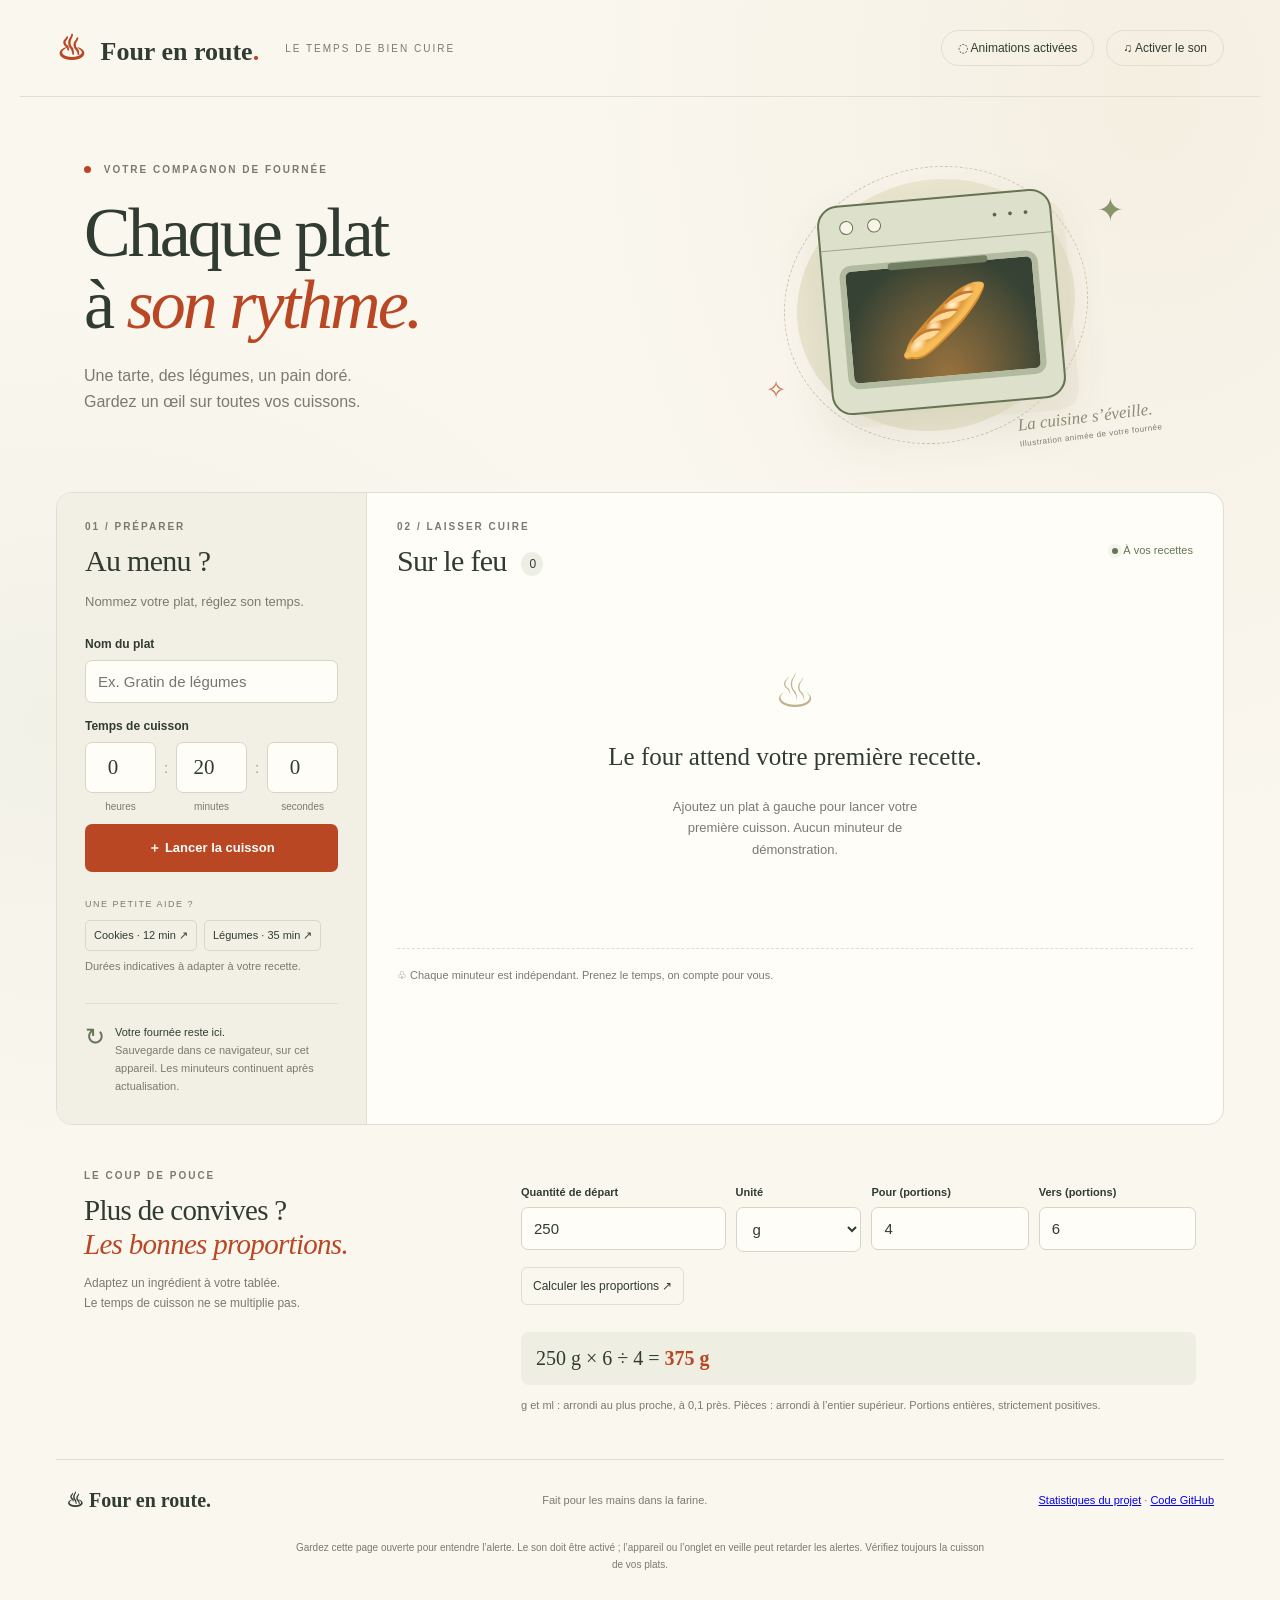
<file: docs/index.html>
<!doctype html><html lang="fr"><head><meta charset="UTF-8"><meta name="viewport" content="width=device-width,initial-scale=1"><meta name="theme-color" content="#faf6ed"><meta name="description" content="Tous vos minuteurs de cuisson, au même endroit. Simple, indépendant et sauvegardé sur cet appareil."><title>Four en route — À chacun sa cuisson</title><link rel="stylesheet" href="style.css"><script src="app.js" defer></script></head><body><header><a class="brand" href="./"><span class="logo" aria-hidden="true">♨</span> Four en route<span class="brand-dot">.</span></a><span class="header-note">LE TEMPS DE BIEN CUIRE</span><button id="motion" class="quiet" aria-pressed="true">◌ Animations activées</button><button id="sound" class="quiet" aria-pressed="false">♫ Activer le son</button></header><main><section class="intro"><div><div class="eyebrow"><span></span> VOTRE COMPAGNON DE FOURNÉE</div><h1>Chaque plat<br>à <em>son rythme.</em></h1><p>Une tarte, des légumes, un pain doré.<br>Gardez un œil sur toutes vos cuissons.</p></div><div class="oven-art" aria-hidden="true"><div class="kitchen-halo"></div><div class="floating-herb herb-one">✦</div><div class="floating-herb herb-two">✧</div><div class="steam"><i></i><i></i><i></i></div><div class="oven"><div class="knobs"><i></i><i></i><b id="oven-dial">• • •</b></div><div class="oven-window"><div class="heat-waves"><i></i><i></i><i></i></div><div class="tray">🥖</div><div class="oven-glow"></div></div><div class="oven-handle"></div></div><span class="art-label"><span id="oven-caption">La cuisine s’éveille.</span><br><small>Illustration animée de votre fournée</small></span></div></section><section class="workspace"><aside><div class="section-kicker">01 / PRÉPARER</div><h2>Au menu ?</h2><p class="muted">Nommez votre plat, réglez son temps.</p><form id="timer-form" novalidate><label for="name">Nom du plat</label><input id="name" maxlength="60" placeholder="Ex. Gratin de légumes" required><label>Temps de cuisson</label><div class="duration"><div><input id="hours" aria-label="Heures" type="number" min="0" max="99" step="1" value="0"><span>heures</span></div><b>:</b><div><input id="minutes" aria-label="Minutes" type="number" min="0" max="59" step="1" value="20"><span>minutes</span></div><b>:</b><div><input id="seconds" aria-label="Secondes" type="number" min="0" max="59" step="1" value="0"><span>secondes</span></div></div><p id="form-error" class="error" role="alert"></p><button class="primary" type="submit">＋ Lancer la cuisson</button></form><div class="presets"><span>UNE PETITE AIDE ?</span><button data-preset="Cookies,12">Cookies · 12 min ↗</button><button data-preset="Légumes rôtis,35">Légumes · 35 min ↗</button><small>Durées indicatives à adapter à votre recette.</small></div><div class="storage"><span>↻</span><p><strong>Votre fournée reste ici.</strong><br>Sauvegarde dans ce navigateur, sur cet appareil. Les minuteurs continuent après actualisation.</p></div></aside><section class="board"><div class="board-heading"><div><div class="section-kicker">02 / LAISSER CUIRE</div><h2>Sur le feu <span id="count">0</span></h2></div><span class="live-tag" id="live-summary"><i></i> À vos recettes</span></div><div id="timers"></div><div class="board-note">♧ Chaque minuteur est indépendant. Prenez le temps, on compte pour vous.</div></section></section><section class="proportions"><div><div class="section-kicker">LE COUP DE POUCE</div><h2>Plus de convives ?<br><em>Les bonnes proportions.</em></h2><p>Adaptez un ingrédient à votre tablée.<br>Le temps de cuisson ne se multiplie pas.</p></div><form id="ratio-form" novalidate><div class="ratio-inputs"><div><label for="quantity">Quantité de départ</label><input type="number" id="quantity" min="0" step="any" value="250"></div><div><label for="unit">Unité</label><select id="unit"><option value="g">g</option><option value="ml">ml</option><option value="pièce(s)">pièce(s)</option></select></div><div><label for="from">Pour (portions)</label><input type="number" id="from" min="1" step="1" value="4"></div><div><label for="to">Vers (portions)</label><input type="number" id="to" min="1" step="1" value="6"></div></div><button type="submit" class="secondary">Calculer les proportions ↗</button><p id="ratio-error" class="error" role="alert"></p><output id="ratio-result">250 g × 6 ÷ 4 = <strong>375 g</strong></output><small>g et ml : arrondi au plus proche, à 0,1 près. Pièces : arrondi à l’entier supérieur. Portions entières, strictement positives.</small></form></section><div id="status" class="status" role="status" aria-live="polite"></div><footer><span class="brand">♨ Four en route.</span><span>Fait pour les mains dans la farine.</span><span><a href="stats.html">Statistiques du projet</a> · <a href="https://github.com/egalland/four-en-route">Code GitHub</a></span></footer><p class="limit">Gardez cette page ouverte pour entendre l’alerte. Le son doit être activé ; l’appareil ou l’onglet en veille peut retarder les alertes. Vérifiez toujours la cuisson de vos plats.</p></main></body></html>
</file>
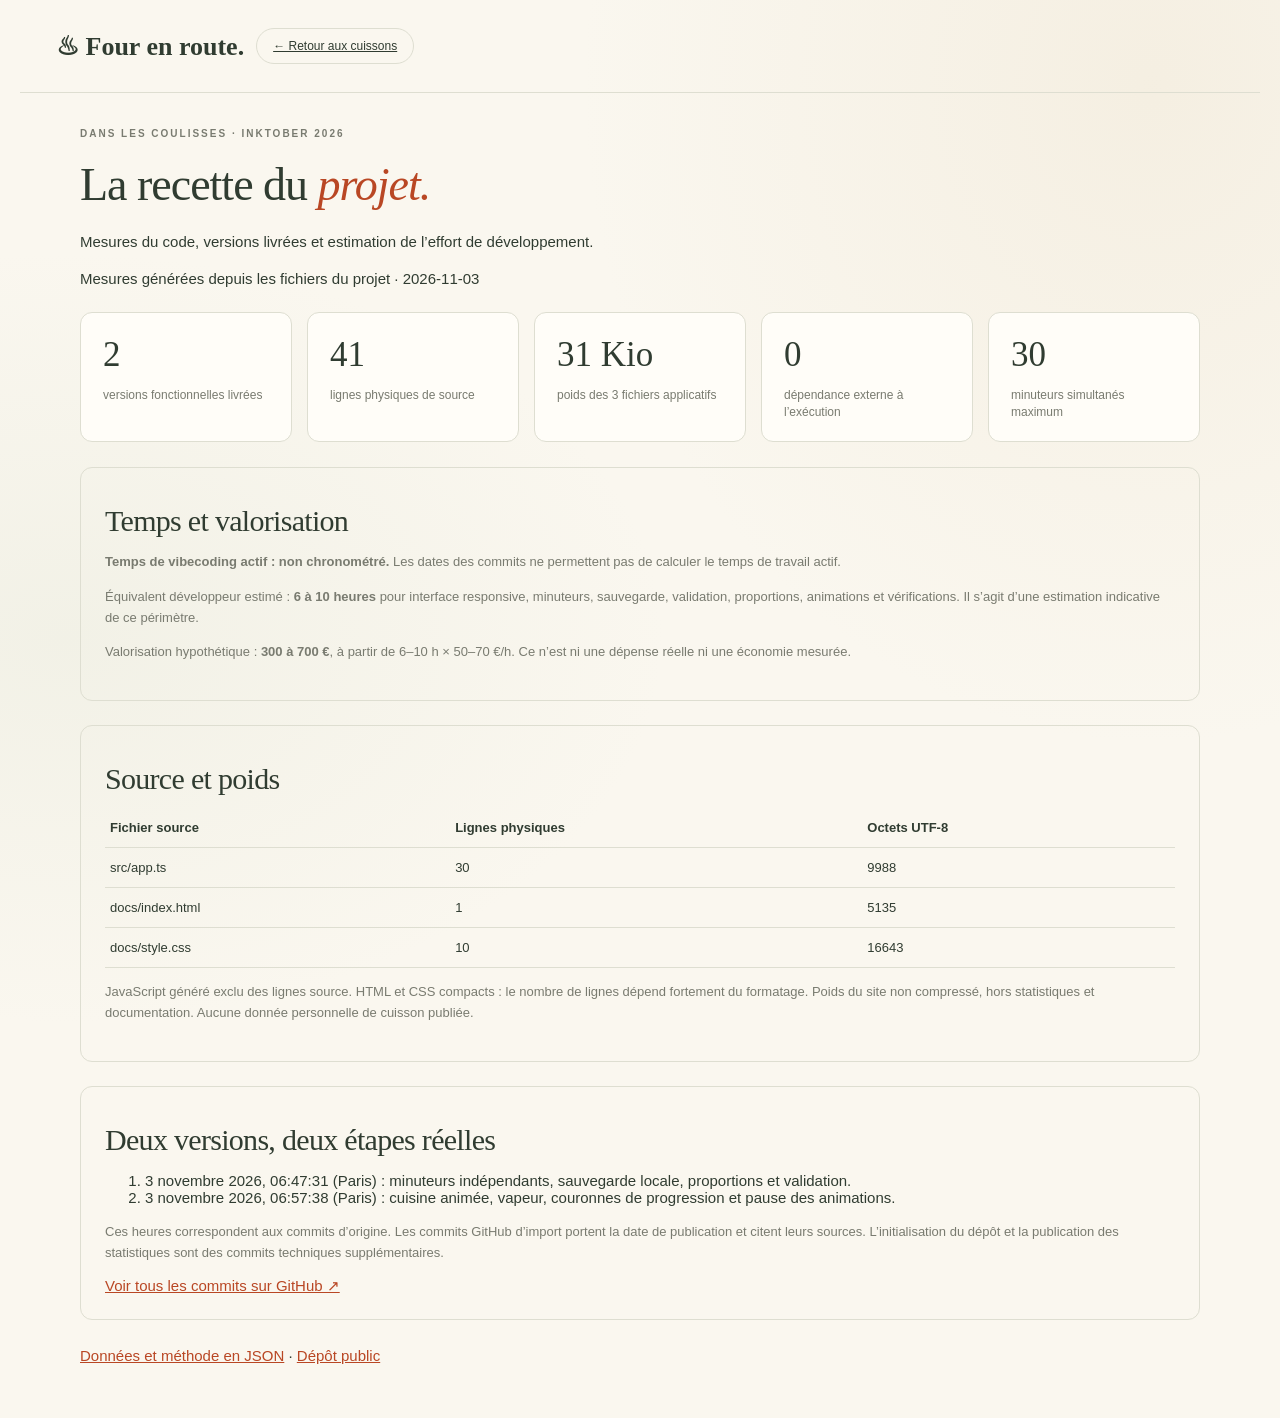
<file: docs/stats.html>
<!doctype html><html lang="fr"><head><meta charset="utf-8"><meta name="viewport" content="width=device-width,initial-scale=1"><title>Statistiques — Four en route</title><link rel="stylesheet" href="style.css"><style>main{padding:35px 24px}.stats-grid{display:grid;grid-template-columns:repeat(auto-fit,minmax(175px,1fr));gap:15px;margin:25px 0}.metric{padding:22px;border:1px solid var(--line);border-radius:12px;background:#fffdf8}.metric b{display:block;font:35px Georgia;margin-bottom:10px}.metric span{color:var(--muted);font-size:12px}.stats-box{padding:24px;border:1px solid var(--line);border-radius:12px;margin:24px 0}table{width:100%;border-collapse:collapse;font-size:13px}th,td{text-align:left;padding:12px 5px;border-bottom:1px solid var(--line)}h1{font-size:46px;letter-spacing:-1px}a{color:var(--orange)}.stats-box p{font-size:13px;color:var(--muted)}@media(max-width:600px){h1{font-size:36px}.stats-box{padding:16px}td,th{font-size:11px}}</style><script src="stats.js" defer></script></head><body><header><a class="brand" href="./">♨ Four en route.</a><a class="quiet" href="./">← Retour aux cuissons</a></header><main><div class="section-kicker">DANS LES COULISSES · INKTOBER 2026</div><h1>La recette du <em>projet.</em></h1><p>Mesures du code, versions livrées et estimation de l’effort de développement.</p><div id="stats-state" role="status">Chargement des statistiques…</div><section class="stats-grid" id="metrics" aria-label="Mesures du projet"></section><section class="stats-box"><h2>Temps et valorisation</h2><p><strong>Temps de vibecoding actif : non chronométré.</strong> Les dates des commits ne permettent pas de calculer le temps de travail actif.</p><p>Équivalent développeur estimé : <strong>6 à 10 heures</strong> pour interface responsive, minuteurs, sauvegarde, validation, proportions, animations et vérifications. Il s’agit d’une estimation indicative de ce périmètre.</p><p>Valorisation hypothétique : <strong>300 à 700 €</strong>, à partir de 6–10 h × 50–70 €/h. Ce n’est ni une dépense réelle ni une économie mesurée.</p></section><section class="stats-box"><h2>Source et poids</h2><table><thead><tr><th>Fichier source</th><th>Lignes physiques</th><th>Octets UTF-8</th></tr></thead><tbody id="source-rows"></tbody></table><p>JavaScript généré exclu des lignes source. HTML et CSS compacts : le nombre de lignes dépend fortement du formatage. Poids du site non compressé, hors statistiques et documentation. Aucune donnée personnelle de cuisson publiée.</p></section><section class="stats-box"><h2>Deux versions, deux étapes réelles</h2><ol><li>3 novembre 2026, 06:47:31 (Paris) : minuteurs indépendants, sauvegarde locale, proportions et validation.</li><li>3 novembre 2026, 06:57:38 (Paris) : cuisine animée, vapeur, couronnes de progression et pause des animations.</li></ol><p>Ces heures correspondent aux commits d’origine. Les commits GitHub d’import portent la date de publication et citent leurs sources. L’initialisation du dépôt et la publication des statistiques sont des commits techniques supplémentaires.</p><a href="https://github.com/egalland/four-en-route/commits/main/">Voir tous les commits sur GitHub ↗</a></section><p><a href="stats.json">Données et méthode en JSON</a> · <a href="https://github.com/egalland/four-en-route">Dépôt public</a></p></main></body></html>
</file>
<file: docs/style.css>
@import url('data:text/css,');
:root{--bg:#faf7ef;--ink:#303c31;--orange:#b94724;--muted:#797b70;--line:#deded1;--green:#657654}*{box-sizing:border-box}body{margin:0;background:var(--bg);color:var(--ink);font-family:Arial,Helvetica,sans-serif;font-size:15px}button,input,select{font:inherit}button,a,input,select{-webkit-tap-highlight-color:transparent}button{cursor:pointer}button:focus-visible,a:focus-visible,input:focus-visible,select:focus-visible{outline:3px solid #a54b2b;outline-offset:4px}button{transition:background .15s,transform .15s}button:hover{filter:brightness(.96)}header{max-width:1240px;margin:auto;padding:28px 36px;display:flex;align-items:center;gap:24px;border-bottom:1px solid var(--line)}.brand{font-family:Georgia,serif;font-size:26px;font-weight:700;color:var(--ink);text-decoration:none;white-space:nowrap}.logo{color:var(--orange);font-size:34px;margin-right:8px}.brand-dot{color:var(--orange)}.header-note{font-size:10px;letter-spacing:2px;color:var(--muted);margin-left:14px}.quiet{margin-left:auto;border:1px solid var(--line);background:transparent;border-radius:24px;padding:10px 16px;font-size:12px;color:var(--ink)}main{max-width:1168px;margin:auto;padding:0 0 30px}.intro{display:flex;justify-content:space-between;align-items:center;padding:58px 28px 52px}.eyebrow,.section-kicker{font-size:10px;letter-spacing:2px;font-weight:700;color:var(--muted)}.eyebrow span{display:inline-block;width:7px;height:7px;background:var(--orange);border-radius:100%;margin-right:8px}h1{font-family:Georgia,serif;font-weight:400;font-size:70px;letter-spacing:-3px;line-height:1.03;margin:22px 0}em{font-family:Georgia,serif;color:var(--orange);font-weight:400}p{line-height:1.65}.intro p{color:var(--muted);font-size:16px}.oven-art{width:360px;height:260px;position:relative;margin-right:70px}.oven{position:absolute;left:50px;top:35px;background:#dde0ca;width:210px;height:190px;border:2px solid #667353;border-radius:21px;box-shadow:10px 10px 0 #ece8dc;transform:rotate(-5deg)}.knobs{height:43px;display:flex;align-items:center;padding:0 20px;gap:14px;border-bottom:1px solid #9da78e}.knobs i{border:1px solid #657654;border-radius:100%;width:14px;height:14px;background:#f8f4e7}.knobs b{font-family:monospace;margin-left:auto;font-size:13px;color:#5a654e}.oven-window{margin:16px;background:#354234;border-radius:12px;height:110px;border:6px solid #b2baa0;display:grid;place-items:center;background:radial-gradient(ellipse at bottom,#84653b,#354234 80%)}.tray{font-size:65px;transform:rotate(5deg);filter:sepia(.25)}.oven-handle{position:absolute;background:#727f63;height:7px;width:100px;left:54px;top:59px;border-radius:4px}.steam{position:absolute;top:0;left:102px;color:#b9ad93;font-size:30px;transform:rotate(-5deg)}.art-label{position:absolute;bottom:0;right:-35px;font-family:Georgia,serif;font-style:italic;font-size:18px;line-height:1.5;transform:rotate(-7deg);color:#8c8b72}.workspace{display:grid;grid-template-columns:310px 1fr;border:1px solid var(--line);border-radius:16px;background:#fffdf8;overflow:hidden}aside{padding:28px;background:#f2efe5;border-right:1px solid var(--line)}h2{font-family:Georgia,serif;font-size:30px;font-weight:400;letter-spacing:-.7px;margin:12px 0}.muted{color:var(--muted);font-size:13px;margin-bottom:25px}label{display:block;font-size:12px;font-weight:600;margin:16px 0 9px}input,select{width:100%;border:1px solid #d6d6c8;background:#fffdf8;border-radius:7px;color:var(--ink);padding:12px;min-width:0}.duration{display:flex;align-items:center;gap:8px}.duration>div{flex:1;text-align:center}.duration input{text-align:center;padding:12px 3px;font-size:21px;font-family:Georgia,serif}.duration span{display:block;color:var(--muted);font-size:10px;margin-top:8px}.duration>b{margin-bottom:19px;font-weight:400;color:#9b9c8e}.primary{background:var(--orange);color:white;border:0;border-radius:7px;padding:15px;width:100%;font-weight:600;font-size:13px}.error{color:#a52e20;font-size:12px;line-height:1.5}.error:empty{margin:12px 0}.presets{margin:27px 0;display:flex;flex-wrap:wrap;gap:7px}.presets>span{display:block;width:100%;font-size:9px;letter-spacing:1.5px;color:var(--muted);margin-bottom:4px}.presets button{font-size:11px;border:1px solid #d7d8c9;border-radius:5px;padding:8px;background:transparent;color:var(--ink)}small{font-size:11px;color:var(--muted);line-height:1.6;display:block}.storage{display:flex;gap:10px;border-top:1px solid var(--line);padding-top:19px}.storage>span{font-size:24px;color:var(--green)}.storage p{font-size:11px;color:var(--muted);margin:0}.storage strong{color:var(--ink);font-weight:500}.board{padding:28px 30px}.board-heading{display:flex;justify-content:space-between;align-items:center;margin-bottom:25px}.board-heading h2{margin-bottom:0}.board-heading h2 span{font-family:Arial;font-size:12px;background:#edeee4;border-radius:100%;padding:5px 8px;vertical-align:middle;margin-left:8px}.live-tag{font-size:11px;color:var(--green)}.live-tag i{display:inline-block;width:6px;height:6px;border-radius:100%;background:var(--green);margin-right:5px}#timers{display:grid;grid-template-columns:repeat(2,minmax(0,1fr));gap:16px}.empty{grid-column:1/-1;text-align:center;padding:80px 20px;color:var(--muted)}.empty-icon{font-size:47px;color:#c0b394}.empty h3{font-family:Georgia,serif;font-weight:400;font-size:25px;color:var(--ink)}.empty p{max-width:260px;margin:auto;font-size:13px}.timer{border:1px solid #dfe2d5;border-radius:12px;padding:20px;background:#f7f8ef;position:relative}.timer.paused{background:#f6f3ec}.timer.done{background:#fff0de;border-color:#d3a06f}.card-top{display:flex;align-items:center;justify-content:space-between;gap:8px}.timer h3{font-size:15px;font-weight:500;margin:0;overflow-wrap:anywhere}.delete{border:0;background:transparent;color:#8b8b7a;padding:6px;font-size:20px;line-height:1}.badge{font-size:9px;letter-spacing:1px;text-transform:uppercase;color:#697653;margin:13px 0 5px;display:block}.time{font-size:40px;font-family:Georgia,serif;letter-spacing:-1px;font-variant-numeric:tabular-nums;margin:10px 0}.progress{height:4px;background:#dce0cc;border-radius:3px;margin:15px 0 20px;overflow:hidden}.progress>span{height:100%;background:var(--green);display:block;transition:width .5s}.done .progress>span{background:var(--orange)}.actions{display:flex;gap:6px;flex-wrap:wrap}.actions button{font-size:11px;padding:9px 10px;border:1px solid #d3d7c5;border-radius:6px;background:transparent;color:var(--ink);min-height:34px}.actions button:first-child{background:var(--ink);color:white;border-color:var(--ink)}.board-note{border-top:1px dashed var(--line);margin-top:28px;padding-top:18px;font-size:11px;color:var(--muted);line-height:1.6}.proportions{display:grid;grid-template-columns:1fr 1.7fr;gap:40px;padding:45px 28px}.proportions h2{font-size:29px;line-height:1.2}.proportions p{font-size:12px;color:var(--muted)}.ratio-inputs{display:grid;grid-template-columns:1.3fr .8fr 1fr 1fr;gap:10px}.ratio-inputs label{font-size:11px}.secondary{border:1px solid var(--line);background:transparent;border-radius:6px;padding:11px;margin:15px 0;color:var(--ink);font-size:12px}output{display:block;padding:15px;background:#efeee2;font-family:Georgia,serif;font-size:20px;border-radius:8px;margin-bottom:12px}output strong{color:var(--orange)}footer{display:flex;align-items:center;justify-content:space-between;border-top:1px solid var(--line);padding:28px 10px;color:var(--muted);font-size:11px}footer .brand{font-size:20px}.limit{font-size:10px;text-align:center;color:var(--muted);max-width:700px;margin:auto}.status:not(:empty){position:fixed;bottom:20px;left:50%;transform:translateX(-50%);background:var(--ink);color:white;padding:14px 22px;border-radius:9px;z-index:5;max-width:90%;font-size:13px;box-shadow:0 5px 20px #0002}
@media(min-width:1400px){.intro{padding-top:65px;padding-bottom:60px}}@media(max-width:900px){main{padding:0 20px 20px}.intro{padding:40px 8px}.oven-art{margin-right:10px;transform:scale(.85);width:260px}.workspace{grid-template-columns:270px 1fr}aside{padding:22px}.board{padding:22px}#timers{grid-template-columns:1fr}h1{font-size:58px}.proportions{gap:25px;padding:35px 5px}.header-note{display:none}}@media(max-width:600px){header{padding:18px 20px;gap:8px}.brand{font-size:22px}.quiet{font-size:10px;padding:9px 10px}.logo{font-size:26px;margin-right:3px}.intro{padding:32px 4px}.intro h1{font-size:51px;letter-spacing:-2px}.intro p{font-size:13px}.eyebrow{font-size:8px;letter-spacing:1.2px}.oven-art{display:none}.workspace{grid-template-columns:1fr}aside{border-right:0;border-bottom:1px solid var(--line)}.presets{margin:19px 0}.storage{padding-top:14px}.board{padding:23px 20px}.empty{padding:45px 10px}#timers{grid-template-columns:1fr}.time{font-size:47px}.timer{padding:20px}.proportions{grid-template-columns:1fr;gap:8px}.ratio-inputs{grid-template-columns:1fr 1fr}.proportions h2 br{display:none}footer{gap:15px;flex-wrap:wrap}footer>span:last-child{width:100%}main{padding:0 14px 25px}}
@media(prefers-reduced-motion:reduce){*,*:before,*:after{animation:none!important;transition:none!important;scroll-behavior:auto!important}}
/* A little living kitchen: only transforms and opacity animate continuously. */
header{gap:12px}.header-note{margin-right:auto}header .quiet{margin-left:0}body{background-image:radial-gradient(ellipse at 90% 6%,#e9dcc34d,transparent 35%),radial-gradient(ellipse at 5% 45%,#dbe0ce42,transparent 35%)}.intro{position:relative}.intro h1{animation:arrive .7s ease-out both}.intro p{animation:arrive .8s .1s ease-out both}.oven-art{isolation:isolate;width:390px;height:285px;margin-right:50px}.oven{left:68px;top:42px;width:235px;height:210px;box-shadow:12px 13px 0 #dcd6c04d,0 20px 50px #3c47221a;animation:oven-breathe 7s ease-in-out infinite}.oven-window{height:124px;position:relative;overflow:hidden}.oven-handle{left:65px;top:60px}.tray{z-index:2;position:relative;font-size:72px;animation:bread-rise 6s ease-in-out infinite}.oven-glow{position:absolute;inset:0;background:radial-gradient(ellipse at bottom,#f4ad4b80,transparent 80%);opacity:.35}.is-cooking .oven-glow{animation:heat-glow 4s ease-in-out infinite}.is-cooking .oven-window{box-shadow:inset 0 -8px 22px #dca04f55}.steam{top:1px;left:120px;display:flex;gap:23px;width:120px;height:64px;transform:rotate(-5deg)}.steam i,.dish-steam i{display:block;position:relative;width:7px;height:32px;border-left:2px solid #b4a78e;border-radius:50%;opacity:0;animation:steam-rise 3.8s ease-in-out infinite}.steam i:nth-child(2),.dish-steam i:nth-child(2){animation-delay:1.2s}.steam i:nth-child(3),.dish-steam i:nth-child(3){animation-delay:2.4s}.is-cooking .steam i{border-color:#b66840;height:44px}.kitchen-halo{position:absolute;width:280px;height:250px;border-radius:50%;background:#e9e5cf;left:40px;top:25px;z-index:-1;transform:rotate(-15deg);animation:halo-turn 14s ease-in-out infinite}.kitchen-halo:after{content:'';position:absolute;inset:-13px;border:1px dashed #c8c5ac;border-radius:50%}.floating-herb{position:absolute;color:#89966c;font-size:32px;animation:herb-float 6s ease-in-out infinite}.herb-one{right:22px;top:36px}.herb-two{left:10px;bottom:36px;font-size:24px;animation-delay:-3s;color:#bd754e}.art-label{right:-15px;bottom:-2px;font-size:17px;z-index:3}.art-label small{font-family:Arial,sans-serif;font-style:normal;font-size:8px;letter-spacing:.5px}.heat-waves{position:absolute;display:flex;gap:28px;inset:20px;justify-content:center;opacity:0}.is-cooking .heat-waves{opacity:1}.heat-waves i{border-left:1px solid #dca04f99;border-radius:50%;width:7px;height:65px;animation:heat-wave 3s ease-in-out infinite}.heat-waves i:nth-child(2){animation-delay:-1s}.heat-waves i:nth-child(3){animation-delay:-2s}.timer{overflow:hidden;transition:box-shadow .25s,border-color .25s,transform .25s}.timer:hover{box-shadow:0 8px 22px #39472c0d;border-color:#adb79b;transform:translateY(-2px)}.timer-visual{position:relative;height:111px;display:grid;place-items:center;margin:14px 0 0}.dish-ring{width:100px;height:100px;border-radius:50%;display:grid;place-items:center;background:conic-gradient(from -90deg,#7b8e60 var(--cooked,0%),#e2e5d6 0);position:relative;box-shadow:0 6px 12px #28351b08}.dish-ring:before{content:'';position:absolute;inset:5px;border-radius:50%;background:#f7f8ef}.dish{z-index:1;font-size:43px;filter:drop-shadow(0 4px 3px #54331321)}.running .dish{animation:dish-simmer 3s ease-in-out infinite}.paused .dish-ring:before{background:#f6f3ec}.done .dish-ring{background:#bf6437;animation:ready-ring 2s ease-out 3}.done .dish-ring:before{background:#fff0de}.dish-steam{position:absolute;display:flex;gap:11px;left:50%;top:0;transform:translateX(-50%);pointer-events:none}.dish-steam i{height:20px;border-color:#8d9974;animation-duration:3s}.paused .dish-steam,.done .dish-steam{display:none}.ready-sparkles{display:none;position:absolute;inset:0;pointer-events:none}.done .ready-sparkles{display:block}.ready-sparkles i{position:absolute;color:#b26d2c;font-style:normal;animation:sparkle 2s ease-in-out 3}.ready-sparkles i:nth-child(1){left:22%;top:10px}.ready-sparkles i:nth-child(2){right:24%;top:45px;animation-delay:.3s}.ready-sparkles i:nth-child(3){left:28%;bottom:4px;animation-delay:.6s;font-size:12px}.time{text-align:center;margin:5px 0 12px;font-size:36px}.badge{font-size:9px}.progress{margin-top:8px}.running .progress>span{position:relative}.running .progress>span:after{content:'';position:absolute;inset:0;background:linear-gradient(90deg,transparent,#ffffff80,transparent);animation:progress-light 3s linear infinite}.live-tag i{box-shadow:0 0 0 4px #65765412}.is-cooking .live-tag i{animation:live-breath 2.5s ease-in-out infinite}.primary:hover{transform:translateY(-2px);box-shadow:0 5px 14px #b9472429}.primary:active,.actions button:active{transform:scale(.96)}.empty-icon{display:inline-block;animation:empty-warmth 5s ease-in-out infinite}.empty{padding:60px 20px}.actions{justify-content:center}.card-top{min-height:28px}.motion-off *,.motion-off *:before,.motion-off *:after{animation:none!important;transition:none!important}.motion-off .steam i,.motion-off .dish-steam i{opacity:.45}.tab-hidden *,.tab-hidden *:before,.tab-hidden *:after{animation-play-state:paused!important}
@keyframes arrive{from{opacity:0;transform:translateY(12px)}to{opacity:1;transform:translateY(0)}}@keyframes steam-rise{0%{transform:translateY(12px) scaleX(.8);opacity:0}35%{opacity:.65}100%{transform:translateY(-30px) scaleX(1.2);opacity:0}}@keyframes oven-breathe{0%,100%{transform:rotate(-5deg) translateY(0)}50%{transform:rotate(-4deg) translateY(-4px)}}@keyframes bread-rise{0%,100%{transform:rotate(5deg) scale(1)}50%{transform:rotate(3deg) scale(1.035)}}@keyframes heat-glow{0%,100%{opacity:.3}50%{opacity:.8}}@keyframes halo-turn{0%,100%{transform:rotate(-15deg) scale(1)}50%{transform:rotate(-5deg) scale(1.035)}}@keyframes herb-float{0%,100%{transform:translateY(0) rotate(0)}50%{transform:translateY(-12px) rotate(15deg)}}@keyframes heat-wave{0%,100%{transform:translateY(8px) skewX(-4deg);opacity:.2}50%{transform:translateY(-8px) skewX(5deg);opacity:.65}}@keyframes dish-simmer{0%,100%{transform:translateY(1px) rotate(-2deg)}50%{transform:translateY(-3px) rotate(2deg)}}@keyframes ready-ring{0%{box-shadow:0 0 0 0 #bf643730}100%{box-shadow:0 0 0 14px #bf643700}}@keyframes sparkle{0%,100%{transform:scale(.7) rotate(-10deg);opacity:.35}50%{transform:scale(1.15) rotate(10deg);opacity:1}}@keyframes live-breath{0%,100%{opacity:1}50%{opacity:.45}}@keyframes progress-light{from{transform:translateX(-100%)}to{transform:translateX(100%)}}@keyframes empty-warmth{0%,100%{transform:translateY(0)}50%{transform:translateY(-5px)}}
@media(max-width:900px){header{flex-wrap:wrap}header .brand{margin-right:auto}.oven-art{margin-right:0;width:300px;transform:scale(.8)}.header-note{display:none}}
@media(max-width:600px){header{gap:8px}header .brand{width:100%;margin-bottom:5px}header .quiet{font-size:11px;min-height:36px}.intro{padding-top:30px;padding-bottom:24px;overflow:hidden;gap:0}.intro>div:first-child{z-index:2;flex:1;min-width:0}.intro h1{font-size:45px}.intro p{font-size:12px}.oven-art{display:block;position:absolute;right:-72px;top:28px;width:235px;margin:0;transform:scale(.48);transform-origin:65% 30%;opacity:.7;z-index:0}.oven-art .art-label,.oven-art .floating-herb{display:none}.intro .eyebrow{font-size:7px;letter-spacing:1px}.timer-visual{height:107px}.time{font-size:40px}.empty{padding:40px 15px}.actions button{min-height:40px}.timer:hover{transform:none}}
@media(prefers-reduced-motion:reduce){*,*:before,*:after{animation:none!important;transition:none!important}.steam i,.dish-steam i{opacity:.45}}
</file>
